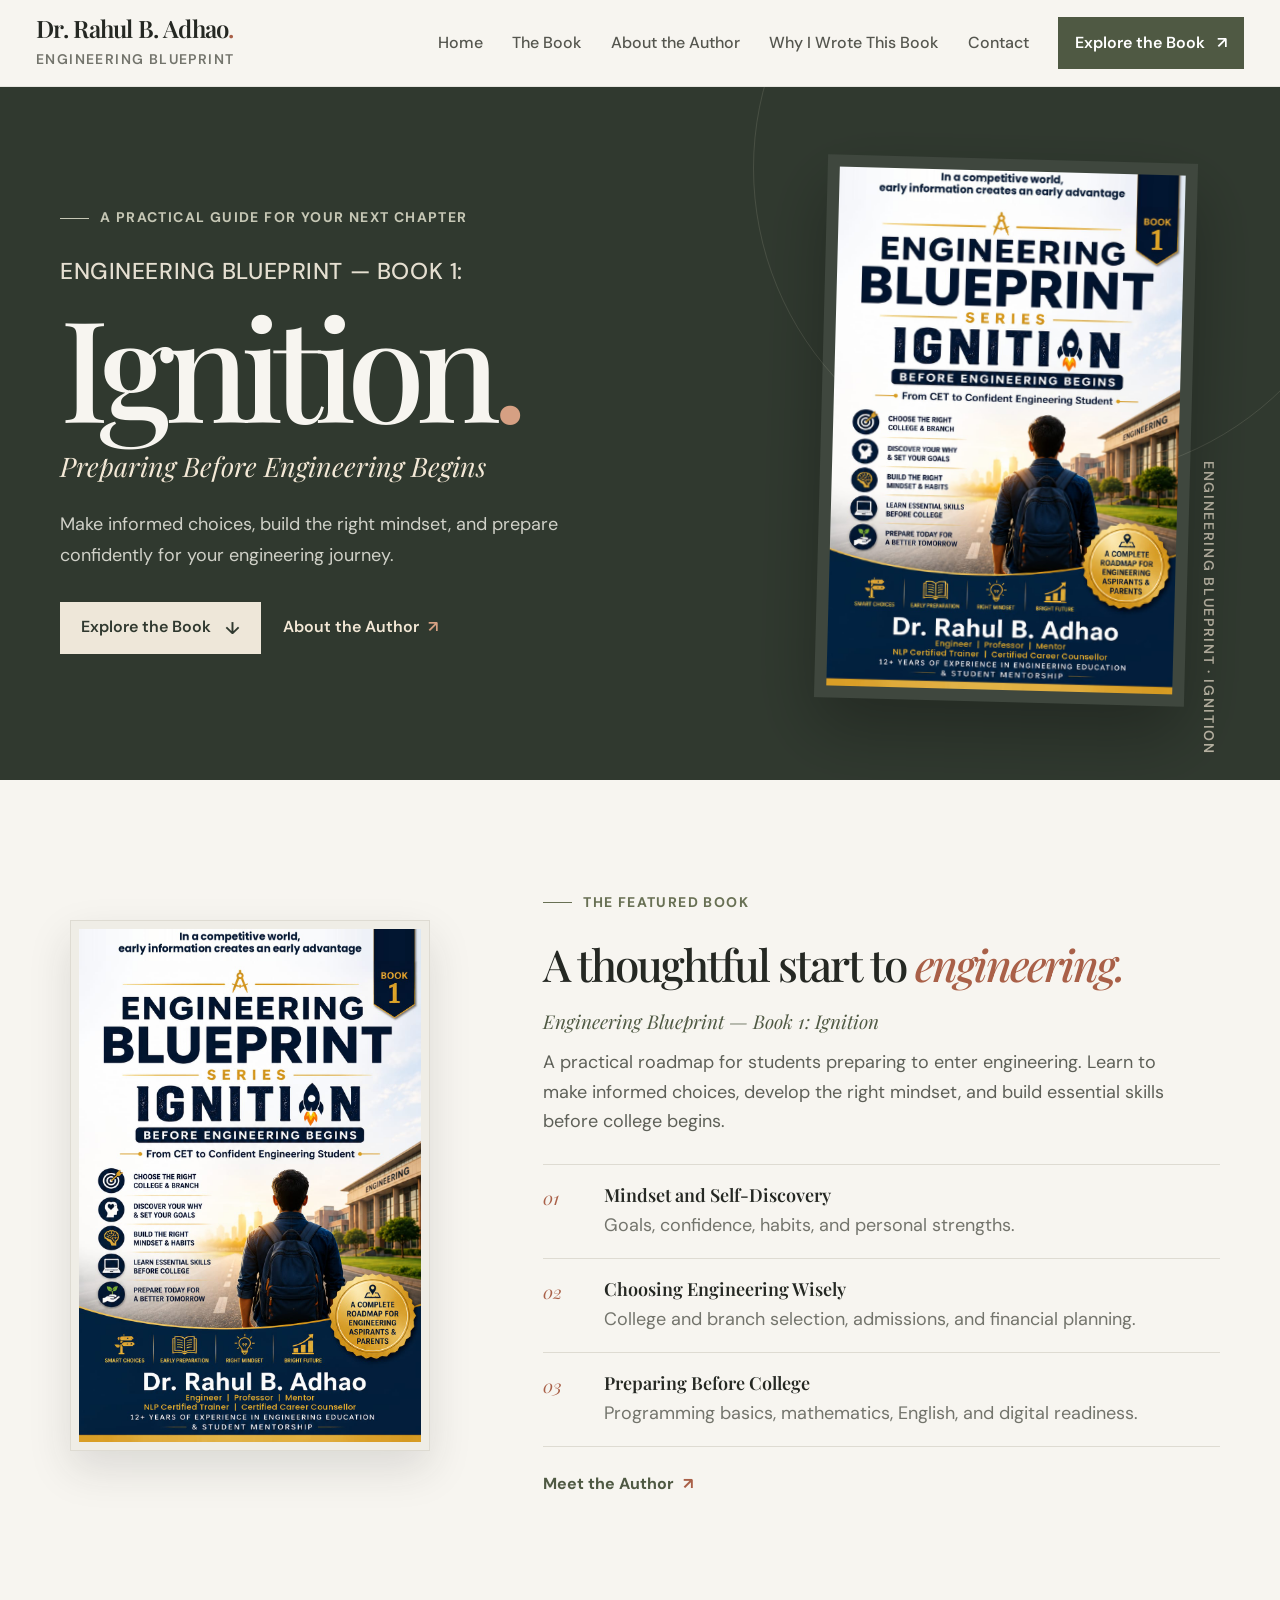
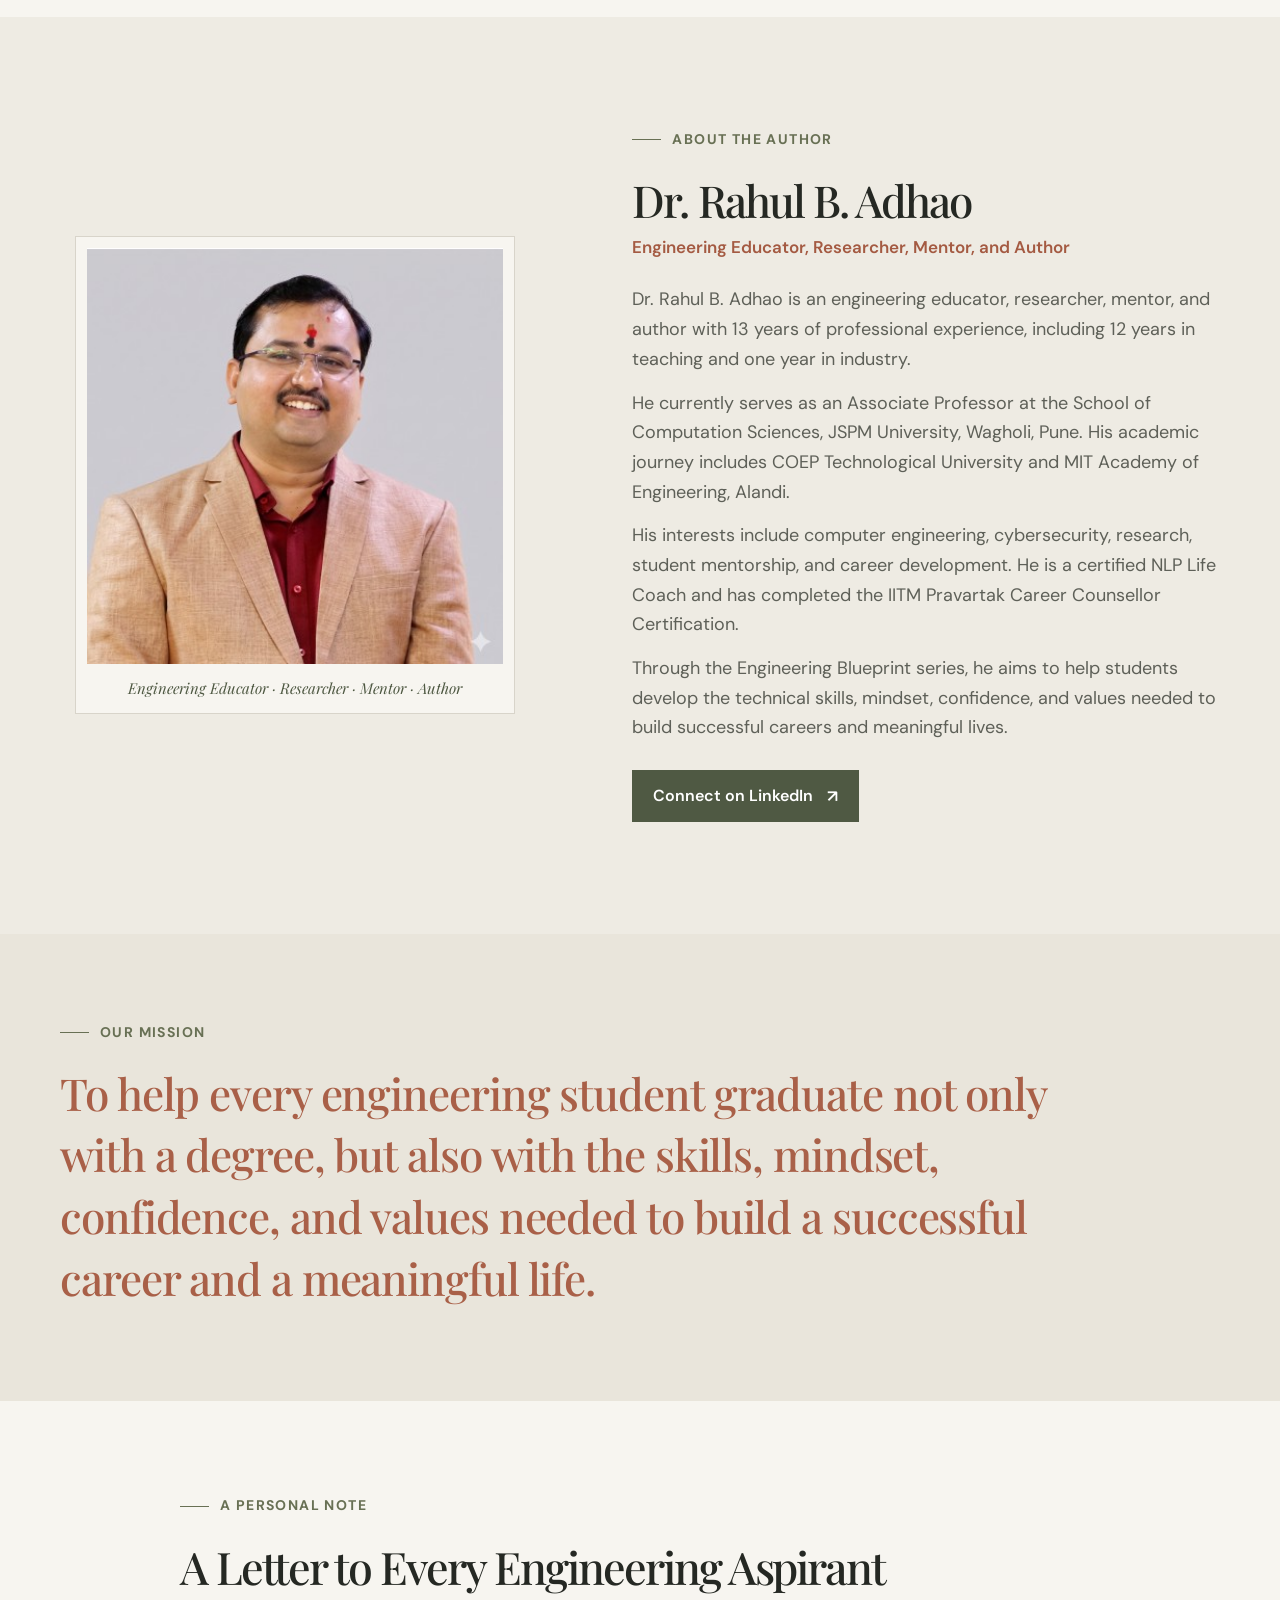
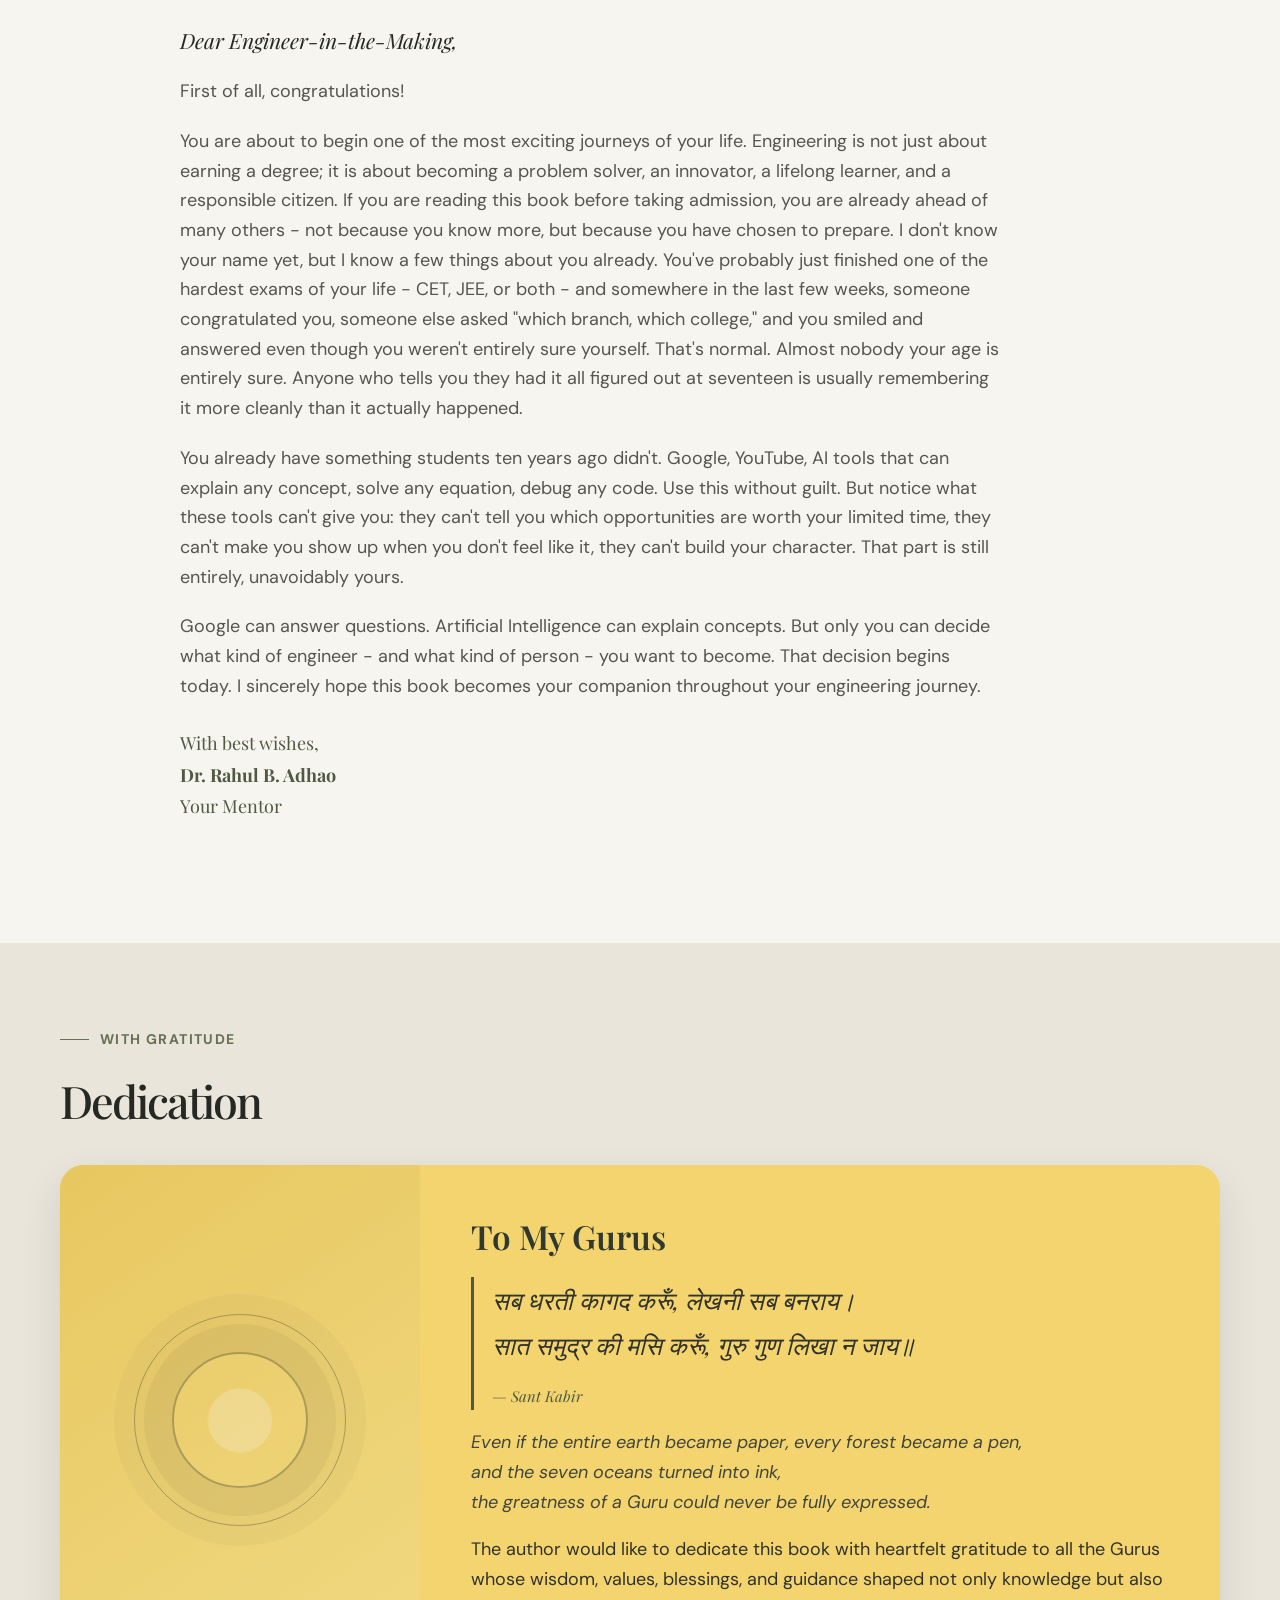
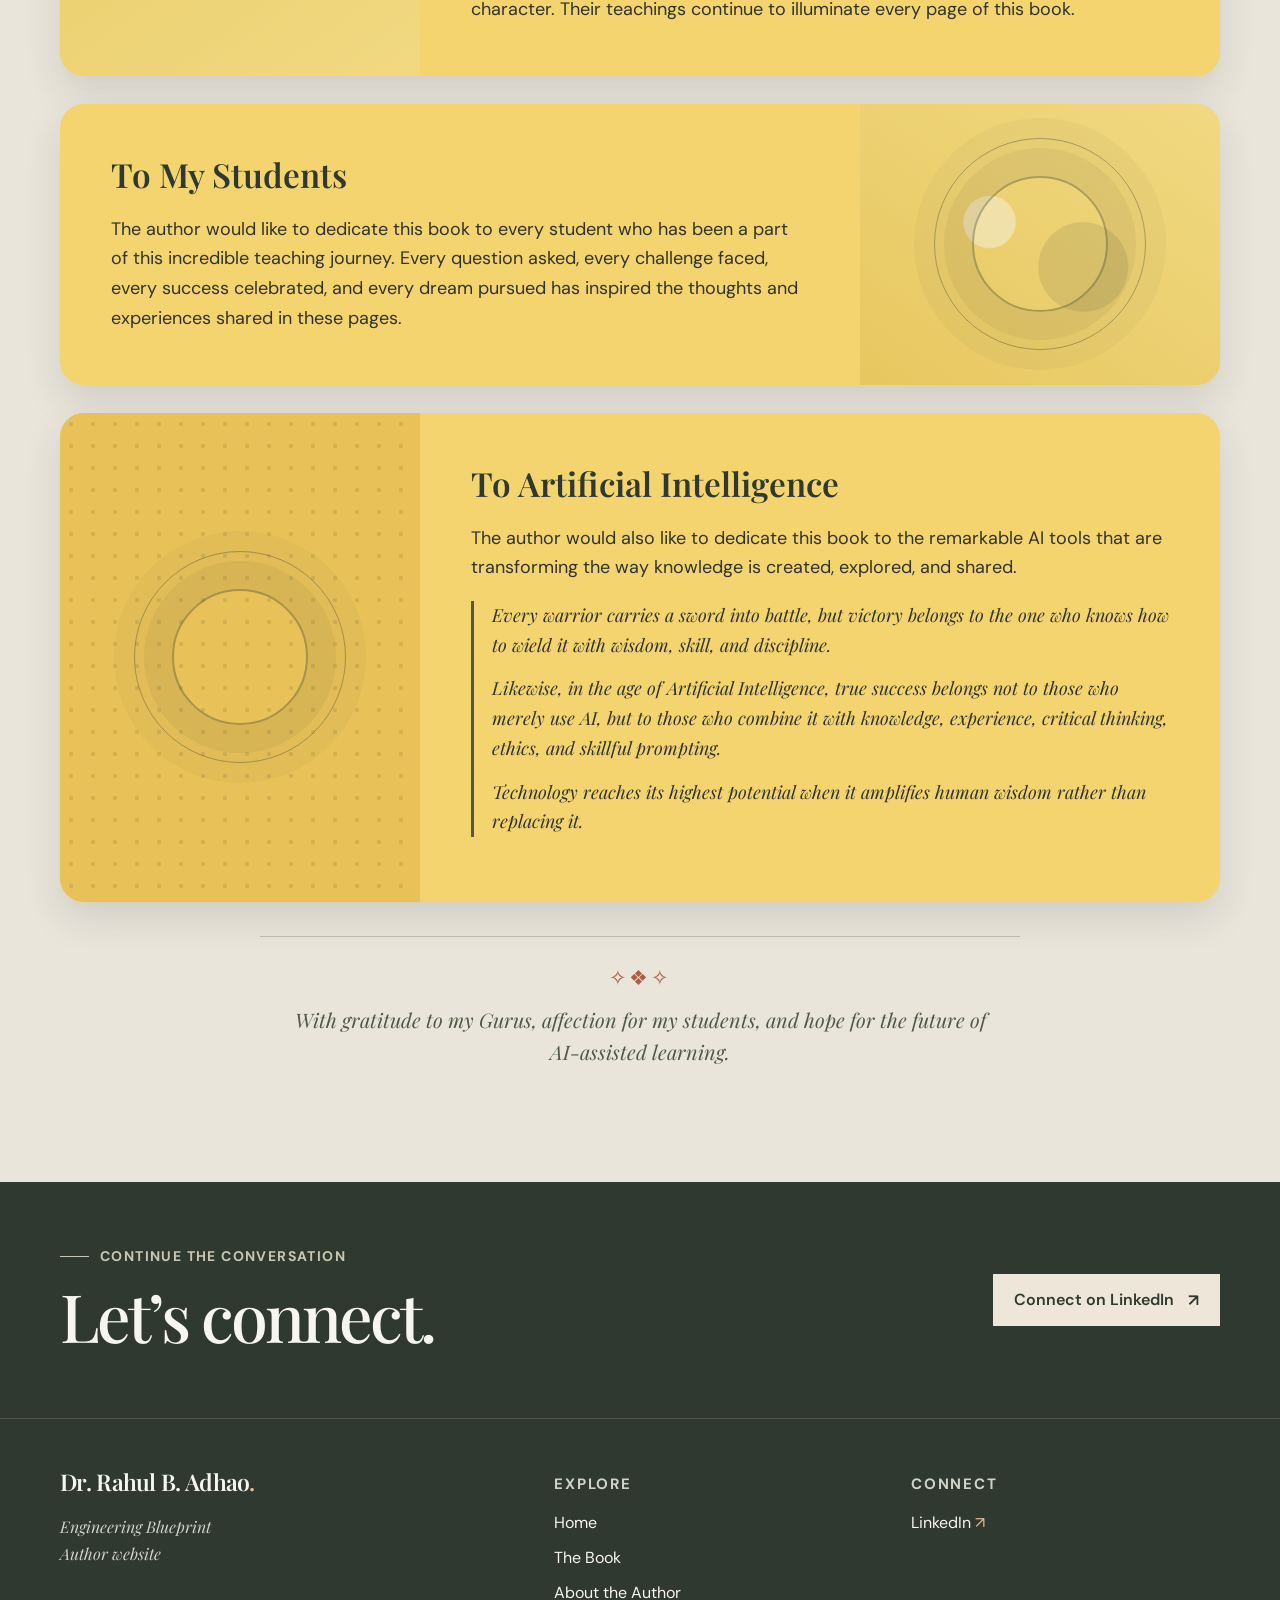
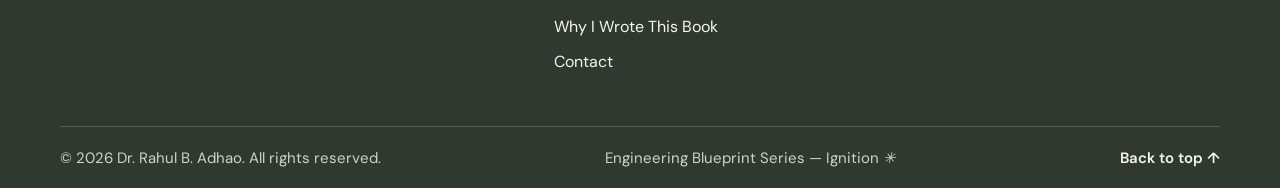
<file: index.html>
<!doctype html>
<html lang="en">
  <head>
    <meta charset="utf-8">
    <meta name="viewport" content="width=device-width, initial-scale=1">
    <meta name="theme-color" content="#f7f5f0">
    <meta name="description" content="Meet Dr. Rahul B. Adhao, engineering educator, researcher, mentor, and author of the Engineering Blueprint series.">
    <!-- Add a canonical link here after the production domain has been assigned. -->
    <meta property="og:title" content="Dr. Rahul B. Adhao — Engineer, Professor & Mentor">
    <meta property="og:description" content="Practical guidance for engineering aspirants and parents, including the Engineering Blueprint Series — Ignition: Before Engineering Begins.">
    <meta property="og:type" content="website">
    <meta property="og:locale" content="en_IN">
    <meta property="og:site_name" content="Dr. Rahul B. Adhao">
    <title>Dr. Rahul B. Adhao — Engineer, Professor &amp; Mentor</title>
    <link rel="icon" href="assets/favicon.svg" type="image/svg+xml">
    <link rel="preconnect" href="https://fonts.googleapis.com">
    <link rel="preconnect" href="https://fonts.gstatic.com" crossorigin>
    <link href="https://fonts.googleapis.com/css2?family=DM+Sans:wght@400;500;600;700&family=Playfair+Display:ital,wght@0,500;0,600;0,700;1,500;1,600&display=swap" rel="stylesheet">
    <link rel="stylesheet" href="styles.css">
    <script src="script.js" defer></script>
  </head>
  <body>
    <a class="skip-link" href="#main">Skip to content</a>
    <header class="site-header">
      <div class="nav-wrap">
        <a class="brand-lockup" href="#home" aria-label="Dr. Rahul B. Adhao home">
          <span class="wordmark">Dr. Rahul B. Adhao<span class="wordmark-dot">.</span></span>
          <span class="brand-caption">Engineering Blueprint</span>
        </a>
        <button class="menu-toggle" type="button" aria-expanded="false" aria-controls="site-navigation" aria-label="Open navigation">
          <span></span><span></span>
        </button>
        <nav class="site-nav" id="site-navigation" aria-label="Main navigation">
          <a href="#home">Home</a>
          <a href="#books">The Book</a>
          <a href="#about">About the Author</a>
          <a href="why-i-wrote-this-book.html">Why I Wrote This Book</a>
          <a href="#contact">Contact</a>
          <a class="nav-cta" href="#books">Explore the Book <span aria-hidden="true">↗</span></a>
        </nav>
      </div>
    </header>

    <main id="main">
      <section class="hero-section" id="home" aria-labelledby="hero-title">
        <div class="hero-inner section-shell">
          <div class="hero-copy">
            <p class="eyebrow eyebrow-light"><span class="eyebrow-line"></span> A practical guide for your next chapter</p>
            <p class="hero-series">ENGINEERING BLUEPRINT — BOOK 1:</p>
            <h1 id="hero-title">Ignition<span class="hero-period">.</span></h1>
            <p class="hero-subtitle">Preparing Before Engineering Begins</p>
            <p class="hero-description">Make informed choices, build the right mindset, and prepare confidently for your engineering journey.</p>
            <div class="hero-actions">
              <a class="button button-light" href="#books">Explore the Book <span aria-hidden="true">↓</span></a>
              <a class="hero-secondary-link" href="#about">About the Author <span aria-hidden="true">↗</span></a>
            </div>
          </div>
          <figure class="hero-cover">
            <img src="assets/images/engineering-blueprint-ignition.jpeg" alt="Engineering Blueprint — Book 1: Ignition, by Dr. Rahul B. Adhao">
          </figure>
          <span class="hero-edition" aria-hidden="true">ENGINEERING BLUEPRINT · IGNITION</span>
        </div>
      </section>

      <section class="book-section" id="books" aria-labelledby="book-title">
        <div class="book-spotlight section-shell">
          <div class="book-cover-preview" aria-label="Front cover of Engineering Blueprint: Ignition">
            <figure class="book-spotlight-cover book-front-cover">
              <button class="book-cover-zoom" type="button" aria-label="Enlarge Engineering Blueprint: Ignition front cover">
                <img src="assets/images/engineering-blueprint-ignition.jpeg" alt="Engineering Blueprint: Ignition front cover">
              </button>
            </figure>
          </div>
          <div class="book-spotlight-copy">
            <p class="eyebrow"><span class="eyebrow-line"></span> The Featured Book</p>
            <h2 id="book-title">A thoughtful start to <em>engineering.</em></h2>
            <p class="book-spotlight-subtitle">Engineering Blueprint — Book 1: Ignition</p>
            <p class="book-spotlight-description">A practical roadmap for students preparing to enter engineering. Learn to make informed choices, develop the right mindset, and build essential skills before college begins.</p>
            <div class="book-themes" aria-label="What the book covers">
              <article class="book-theme"><span class="theme-number">01</span><div><h3>Mindset and Self-Discovery</h3><p>Goals, confidence, habits, and personal strengths.</p></div></article>
              <article class="book-theme"><span class="theme-number">02</span><div><h3>Choosing Engineering Wisely</h3><p>College and branch selection, admissions, and financial planning.</p></div></article>
              <article class="book-theme"><span class="theme-number">03</span><div><h3>Preparing Before College</h3><p>Programming basics, mathematics, English, and digital readiness.</p></div></article>
            </div>
            <a class="text-link" href="#about">Meet the Author <span aria-hidden="true">↗</span></a>
          </div>
        </div>
      </section>

      <section class="opening-author-section" id="about" aria-labelledby="author-title">
        <article class="opening-author section-shell">
          <figure class="opening-portrait">
            <img src="assets/images/author_rahul.jpg" alt="Portrait of Dr. Rahul B. Adhao">
            <figcaption>Engineering Educator · Researcher · Mentor · Author</figcaption>
          </figure>
          <div class="opening-author-copy">
            <p class="eyebrow"><span class="eyebrow-line"></span> About the Author</p>
            <h2 id="author-title">Dr. Rahul B. Adhao</h2>
            <p class="author-role">Engineering Educator, Researcher, Mentor, and Author</p>
            <div class="author-biography" id="author-introduction">
              <p>Dr. Rahul B. Adhao is an engineering educator, researcher, mentor, and author with 13 years of professional experience, including 12 years in teaching and one year in industry.</p>
              <p>He currently serves as an Associate Professor at the School of Computation Sciences, JSPM University, Wagholi, Pune. His academic journey includes COEP Technological University and MIT Academy of Engineering, Alandi.</p>
              <p>His interests include computer engineering, cybersecurity, research, student mentorship, and career development. He is a certified NLP Life Coach and has completed the IITM Pravartak Career Counsellor Certification.</p>
              <p>Through the Engineering Blueprint series, he aims to help students develop the technical skills, mindset, confidence, and values needed to build successful careers and meaningful lives.</p>
            </div>
            <div class="opening-author-actions">
              <a class="button button-dark" href="https://www.linkedin.com/in/dr-rahul-adhao-8b231754/" target="_blank" rel="noopener noreferrer">Connect on LinkedIn <span aria-hidden="true">↗</span></a>
            </div>
          </div>
        </article>
      </section>

      <section class="mission-section" aria-labelledby="mission-title">
        <div class="section-shell mission-inner">
          <p class="eyebrow"><span class="eyebrow-line"></span> Our Mission</p>
          <h2 id="mission-title">To help every engineering student graduate not only with a degree, but also with the skills, mindset, confidence, and values needed to build a successful career and a meaningful life.</h2>
        </div>
      </section>

      <section class="editorial-section letter-section" aria-labelledby="letter-title">
        <div class="editorial-inner section-shell">
          <p class="eyebrow"><span class="eyebrow-line"></span> A personal note</p>
          <h2 id="letter-title">A Letter to Every Engineering Aspirant</h2>
          <div class="editorial-copy">
            <p class="letter-salutation">Dear Engineer-in-the-Making,</p>
            <p>First of all, congratulations!</p>
            <p>You are about to begin one of the most exciting journeys of your life. Engineering is not just about earning a degree; it is about becoming a problem solver, an innovator, a lifelong learner, and a responsible citizen. If you are reading this book before taking admission, you are already ahead of many others - not because you know more, but because you have chosen to prepare. I don't know your name yet, but I know a few things about you already. You've probably just finished one of the hardest exams of your life - CET, JEE, or both - and somewhere in the last few weeks, someone congratulated you, someone else asked "which branch, which college," and you smiled and answered even though you weren't entirely sure yourself. That's normal. Almost nobody your age is entirely sure. Anyone who tells you they had it all figured out at seventeen is usually remembering it more cleanly than it actually happened.</p>
            <p>You already have something students ten years ago didn't. Google, YouTube, AI tools that can explain any concept, solve any equation, debug any code. Use this without guilt. But notice what these tools can't give you: they can't tell you which opportunities are worth your limited time, they can't make you show up when you don't feel like it, they can't build your character. That part is still entirely, unavoidably yours.</p>
            <p>Google can answer questions. Artificial Intelligence can explain concepts. But only you can decide what kind of engineer - and what kind of person - you want to become. That decision begins today. I sincerely hope this book becomes your companion throughout your engineering journey.</p>
            <p class="editorial-signoff">With best wishes,<br><strong>Dr. Rahul B. Adhao</strong><br>Your Mentor</p>
          </div>
        </div>
      </section>

      <section class="dedication-section" aria-labelledby="dedication-title">
        <div class="dedication-inner section-shell">
          <p class="eyebrow"><span class="eyebrow-line"></span> With gratitude</p>
          <h2 id="dedication-title">Dedication</h2>
          <div class="dedication-copy">
            <section class="dedication-item dedication-gurus" aria-labelledby="gurus-title">
              <div class="dedication-visual dedication-visual-gurus" aria-hidden="true"></div>
              <div class="dedication-panel">
                <h3 id="gurus-title">To My Gurus</h3>
                <blockquote class="kabir-verse">
                  <p lang="hi">सब धरती कागद करूँ, लेखनी सब बनराय।<br>सात समुद्र की मसि करूँ, गुरु गुण लिखा न जाय॥</p>
                  <cite>— Sant Kabir</cite>
                </blockquote>
                <p class="verse-meaning">Even if the entire earth became paper, every forest became a pen,<br class="desktop-break"> and the seven oceans turned into ink,<br class="desktop-break"> the greatness of a Guru could never be fully expressed.</p>
                <p>The author would like to dedicate this book with heartfelt gratitude to all the Gurus whose wisdom, values, blessings, and guidance shaped not only knowledge but also character. Their teachings continue to illuminate every page of this book.</p>
              </div>
            </section>
            <section class="dedication-item dedication-students" aria-labelledby="students-title">
              <div class="dedication-visual dedication-visual-students" aria-hidden="true"></div>
              <div class="dedication-panel">
                <h3 id="students-title">To My Students</h3>
                <p>The author would like to dedicate this book to every student who has been a part of this incredible teaching journey. Every question asked, every challenge faced, every success celebrated, and every dream pursued has inspired the thoughts and experiences shared in these pages.</p>
              </div>
            </section>
            <section class="dedication-item dedication-ai" aria-labelledby="ai-title">
              <div class="dedication-visual dedication-visual-ai" aria-hidden="true"></div>
              <div class="dedication-panel">
                <h3 id="ai-title">To Artificial Intelligence</h3>
                <p>The author would also like to dedicate this book to the remarkable AI tools that are transforming the way knowledge is created, explored, and shared.</p>
                <blockquote class="ai-reflection">
                  <p>Every warrior carries a sword into battle, but victory belongs to the one who knows how to wield it with wisdom, skill, and discipline.</p>
                  <p>Likewise, in the age of Artificial Intelligence, true success belongs not to those who merely use AI, but to those who combine it with knowledge, experience, critical thinking, ethics, and skillful prompting.</p>
                  <p>Technology reaches its highest potential when it amplifies human wisdom rather than replacing it.</p>
                </blockquote>
              </div>
            </section>
          </div>
          <div class="dedication-conclusion">
            <p class="dedication-closing" aria-hidden="true">✧❖✧</p>
            <p>With gratitude to my Gurus, affection for my students, and hope for the future of AI-assisted learning.</p>
          </div>
        </div>
      </section>
      <section class="contact-section" id="contact" aria-labelledby="contact-title">
        <div class="contact-inner section-shell">
          <div>
            <p class="eyebrow eyebrow-light"><span class="eyebrow-line"></span> Continue the conversation</p>
            <h2 id="contact-title">Let’s connect.</h2>
          </div>
          <a class="button button-light" href="https://www.linkedin.com/in/dr-rahul-adhao-8b231754/" target="_blank" rel="noopener noreferrer">Connect on LinkedIn <span aria-hidden="true">↗</span></a>
        </div>
      </section>
    </main>

    <footer class="site-footer">
      <div class="section-shell footer-main">
        <div class="footer-brand"><a class="wordmark" href="#home">Dr. Rahul B. Adhao<span class="wordmark-dot">.</span></a><p>Engineering Blueprint<br>Author website</p></div>
        <div class="footer-links"><span class="footer-heading">EXPLORE</span><a href="#home">Home</a><a href="#books">The Book</a><a href="#about">About the Author</a><a href="why-i-wrote-this-book.html">Why I Wrote This Book</a><a href="#contact">Contact</a></div>
        <div class="footer-links"><span class="footer-heading">CONNECT</span><a href="https://www.linkedin.com/in/dr-rahul-adhao-8b231754/" target="_blank" rel="noopener noreferrer" aria-label="Dr. Rahul B. Adhao on LinkedIn (opens in a new tab)">LinkedIn <span aria-hidden="true">↗</span></a></div>
      </div>
      <div class="section-shell footer-bottom"><span>© <span id="copyright-year">2025</span> Dr. Rahul B. Adhao. All rights reserved.</span><span>Engineering Blueprint Series — Ignition <i aria-hidden="true">✳</i></span><a href="#home">Back to top ↑</a></div>
    </footer>
    <div class="book-lightbox" id="book-lightbox" role="dialog" aria-modal="true" aria-label="Enlarged book cover" hidden>
      <button class="book-lightbox-close" type="button" aria-label="Close enlarged book cover">✕</button>
      <img class="book-lightbox-image" alt="">
    </div>
  </body>
</html>
</file>
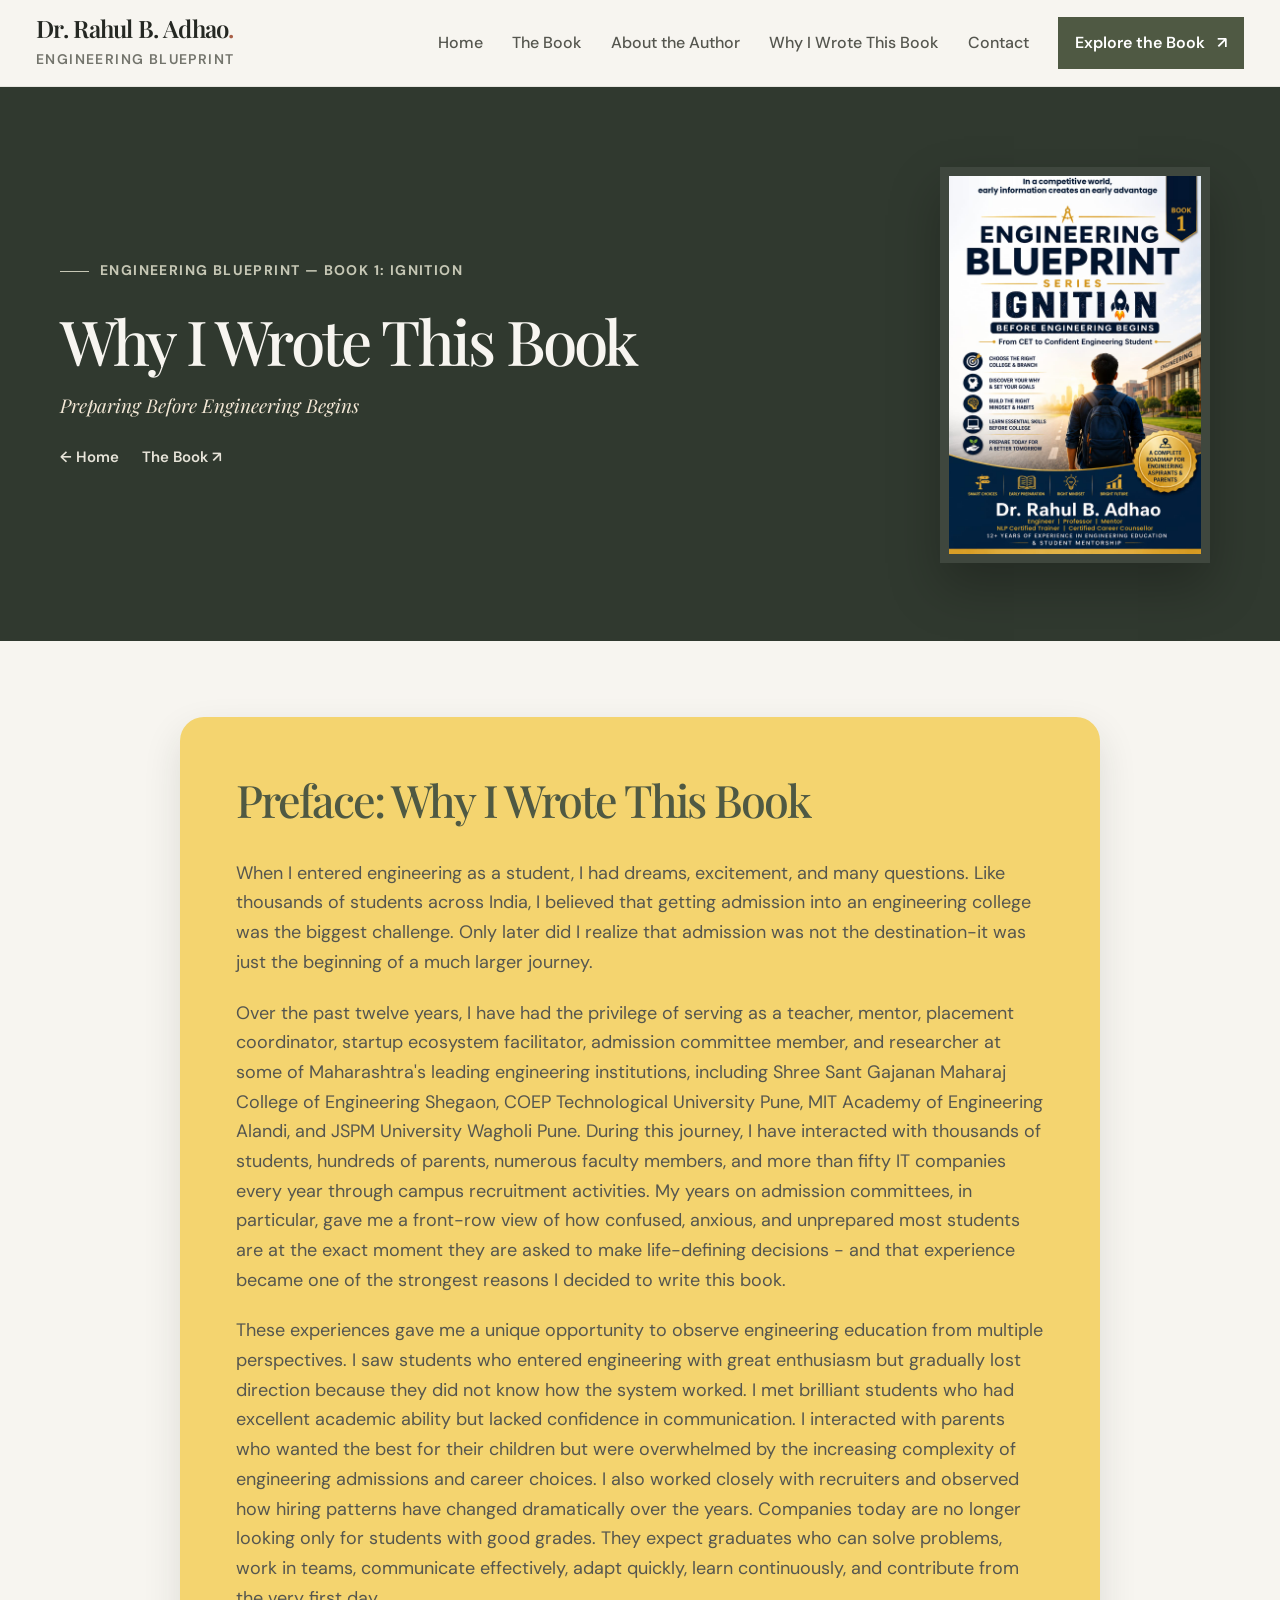
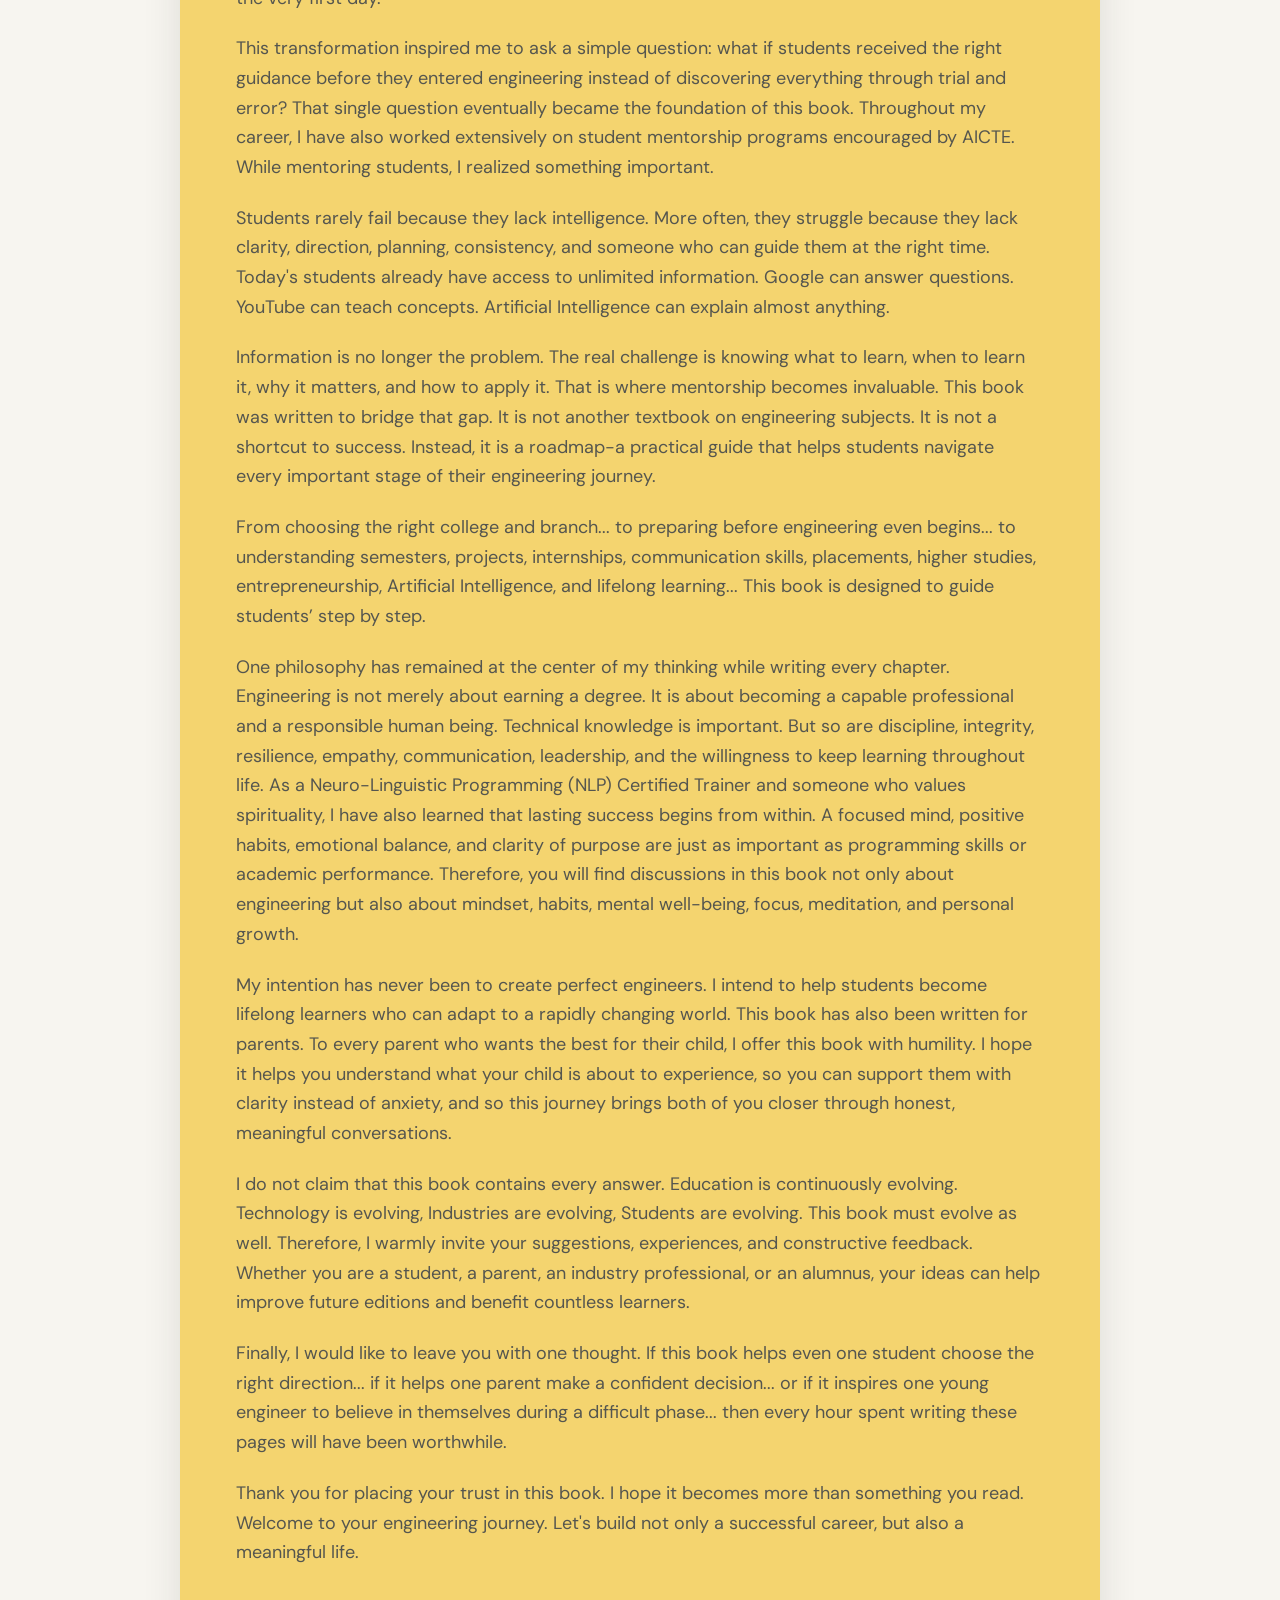
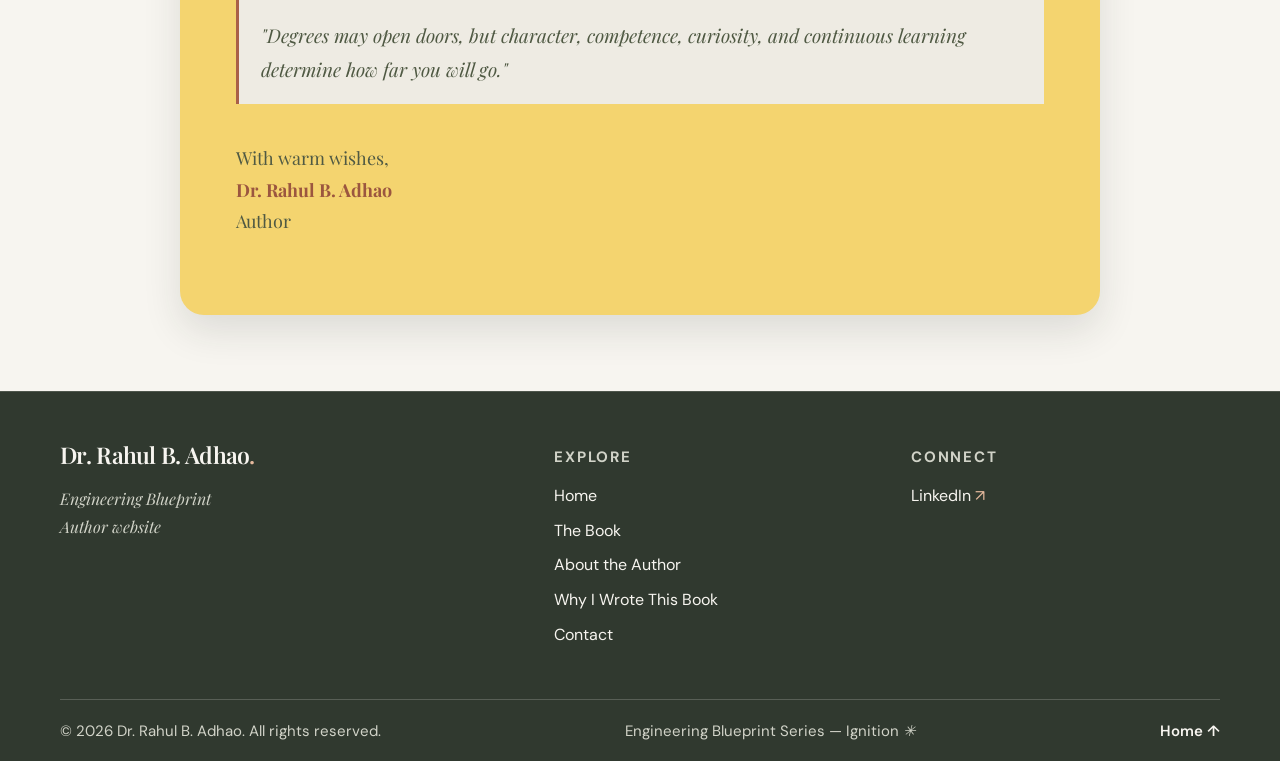
<file: why-i-wrote-this-book.html>
<!doctype html>
<html lang="en">
  <head>
    <meta charset="utf-8">
    <meta name="viewport" content="width=device-width, initial-scale=1">
    <meta name="theme-color" content="#f7f5f0">
    <meta name="description" content="Read Dr. Rahul B. Adhao's preface to Engineering Blueprint — Book 1: Ignition.">
    <meta property="og:title" content="Why I Wrote This Book — Dr. Rahul B. Adhao">
    <meta property="og:description" content="The author's preface to Engineering Blueprint — Book 1: Ignition.">
    <meta property="og:type" content="website">
    <meta property="og:locale" content="en_IN">
    <meta property="og:site_name" content="Dr. Rahul B. Adhao">
    <title>Why I Wrote This Book — Dr. Rahul B. Adhao</title>
    <link rel="icon" href="assets/favicon.svg" type="image/svg+xml">
    <link rel="preconnect" href="https://fonts.googleapis.com">
    <link rel="preconnect" href="https://fonts.gstatic.com" crossorigin>
    <link href="https://fonts.googleapis.com/css2?family=DM+Sans:wght@400;500;600;700&family=Playfair+Display:ital,wght@0,500;0,600;0,700;1,500;1,600&display=swap" rel="stylesheet">
    <link rel="stylesheet" href="styles.css">
    <script src="script.js" defer></script>
  </head>
  <body>
    <a class="skip-link" href="#main">Skip to content</a>
    <header class="site-header">
      <div class="nav-wrap">
        <a class="brand-lockup" href="index.html#home" aria-label="Dr. Rahul B. Adhao home">
          <span class="wordmark">Dr. Rahul B. Adhao<span class="wordmark-dot">.</span></span>
          <span class="brand-caption">Engineering Blueprint</span>
        </a>
        <button class="menu-toggle" type="button" aria-expanded="false" aria-controls="site-navigation" aria-label="Open navigation">
          <span></span><span></span>
        </button>
        <nav class="site-nav" id="site-navigation" aria-label="Main navigation">
          <a href="index.html#home">Home</a>
          <a href="index.html#books">The Book</a>
          <a href="index.html#about">About the Author</a>
          <a href="why-i-wrote-this-book.html" aria-current="page">Why I Wrote This Book</a>
          <a href="index.html#contact">Contact</a>
          <a class="nav-cta" href="index.html#books">Explore the Book <span aria-hidden="true">↗</span></a>
        </nav>
      </div>
    </header>

    <main id="main" class="preface-page">
      <header class="preface-heading">
        <div class="section-shell preface-heading-inner">
          <p class="eyebrow"><span class="eyebrow-line"></span> Engineering Blueprint — Book 1: Ignition</p>
          <h1>Why I Wrote This Book</h1>
          <p class="preface-subtitle">Preparing Before Engineering Begins</p>
          <nav class="page-return-links" aria-label="Page navigation">
            <a href="index.html#home">← Home</a>
            <a href="index.html#books">The Book <span aria-hidden="true">↗</span></a>
          </nav>
        </div>
        <figure class="preface-cover">
          <img src="assets/images/engineering-blueprint-ignition.jpeg" alt="Engineering Blueprint: Ignition front cover">
        </figure>
      </header>

      <article class="preface-article section-shell" aria-labelledby="preface-title">
        <h2 id="preface-title">Preface: Why I Wrote This Book</h2>
        <div class="preface-copy">
          <p>When I entered engineering as a student, I had dreams, excitement, and many questions. Like thousands of students across India, I believed that getting admission into an engineering college was the biggest challenge. Only later did I realize that admission was not the destination-it was just the beginning of a much larger journey.</p>
          <p>Over the past twelve years, I have had the privilege of serving as a teacher, mentor, placement coordinator, startup ecosystem facilitator, admission committee member, and researcher at some of Maharashtra's leading engineering institutions, including Shree Sant Gajanan Maharaj College of Engineering Shegaon, COEP Technological University Pune, MIT Academy of Engineering Alandi, and JSPM University Wagholi Pune. During this journey, I have interacted with thousands of students, hundreds of parents, numerous faculty members, and more than fifty IT companies every year through campus recruitment activities. My years on admission committees, in particular, gave me a front-row view of how confused, anxious, and unprepared most students are at the exact moment they are asked to make life-defining decisions - and that experience became one of the strongest reasons I decided to write this book.</p>
          <p>These experiences gave me a unique opportunity to observe engineering education from multiple perspectives. I saw students who entered engineering with great enthusiasm but gradually lost direction because they did not know how the system worked. I met brilliant students who had excellent academic ability but lacked confidence in communication. I interacted with parents who wanted the best for their children but were overwhelmed by the increasing complexity of engineering admissions and career choices. I also worked closely with recruiters and observed how hiring patterns have changed dramatically over the years. Companies today are no longer looking only for students with good grades. They expect graduates who can solve problems, work in teams, communicate effectively, adapt quickly, learn continuously, and contribute from the very first day.</p>
          <p>This transformation inspired me to ask a simple question: what if students received the right guidance before they entered engineering instead of discovering everything through trial and error? That single question eventually became the foundation of this book. Throughout my career, I have also worked extensively on student mentorship programs encouraged by AICTE. While mentoring students, I realized something important.</p>
          <p>Students rarely fail because they lack intelligence. More often, they struggle because they lack clarity, direction, planning, consistency, and someone who can guide them at the right time. Today's students already have access to unlimited information. Google can answer questions. YouTube can teach concepts. Artificial Intelligence can explain almost anything.</p>
          <p>Information is no longer the problem. The real challenge is knowing what to learn, when to learn it, why it matters, and how to apply it. That is where mentorship becomes invaluable. This book was written to bridge that gap. It is not another textbook on engineering subjects. It is not a shortcut to success. Instead, it is a roadmap-a practical guide that helps students navigate every important stage of their engineering journey.</p>
          <p>From choosing the right college and branch... to preparing before engineering even begins... to understanding semesters, projects, internships, communication skills, placements, higher studies, entrepreneurship, Artificial Intelligence, and lifelong learning... This book is designed to guide students’ step by step.</p>
          <p>One philosophy has remained at the center of my thinking while writing every chapter. Engineering is not merely about earning a degree. It is about becoming a capable professional and a responsible human being. Technical knowledge is important. But so are discipline, integrity, resilience, empathy, communication, leadership, and the willingness to keep learning throughout life. As a Neuro-Linguistic Programming (NLP) Certified Trainer and someone who values spirituality, I have also learned that lasting success begins from within. A focused mind, positive habits, emotional balance, and clarity of purpose are just as important as programming skills or academic performance. Therefore, you will find discussions in this book not only about engineering but also about mindset, habits, mental well-being, focus, meditation, and personal growth.</p>
          <p>My intention has never been to create perfect engineers. I intend to help students become lifelong learners who can adapt to a rapidly changing world. This book has also been written for parents. To every parent who wants the best for their child, I offer this book with humility. I hope it helps you understand what your child is about to experience, so you can support them with clarity instead of anxiety, and so this journey brings both of you closer through honest, meaningful conversations.</p>
          <p>I do not claim that this book contains every answer. Education is continuously evolving. Technology is evolving, Industries are evolving, Students are evolving. This book must evolve as well. Therefore, I warmly invite your suggestions, experiences, and constructive feedback. Whether you are a student, a parent, an industry professional, or an alumnus, your ideas can help improve future editions and benefit countless learners.</p>
          <p>Finally, I would like to leave you with one thought. If this book helps even one student choose the right direction... if it helps one parent make a confident decision... or if it inspires one young engineer to believe in themselves during a difficult phase... then every hour spent writing these pages will have been worthwhile.</p>
          <p>Thank you for placing your trust in this book. I hope it becomes more than something you read. Welcome to your engineering journey. Let's build not only a successful career, but also a meaningful life.</p>
          <blockquote class="preface-quote">"Degrees may open doors, but character, competence, curiosity, and continuous learning determine how far you will go."</blockquote>
          <p class="editorial-signoff preface-signoff"><span>With warm wishes,</span><br><strong>Dr. Rahul B. Adhao</strong><br><span>Author</span></p>
        </div>
      </article>
    </main>

    <footer class="site-footer">
      <div class="section-shell footer-main">
        <div class="footer-brand"><a class="wordmark" href="index.html#home">Dr. Rahul B. Adhao<span class="wordmark-dot">.</span></a><p>Engineering Blueprint<br>Author website</p></div>
        <div class="footer-links"><span class="footer-heading">EXPLORE</span><a href="index.html#home">Home</a><a href="index.html#books">The Book</a><a href="index.html#about">About the Author</a><a href="why-i-wrote-this-book.html">Why I Wrote This Book</a><a href="index.html#contact">Contact</a></div>
        <div class="footer-links"><span class="footer-heading">CONNECT</span><a href="https://www.linkedin.com/in/dr-rahul-adhao-8b231754/" target="_blank" rel="noopener noreferrer" aria-label="Dr. Rahul B. Adhao on LinkedIn (opens in a new tab)">LinkedIn <span aria-hidden="true">↗</span></a></div>
      </div>
      <div class="section-shell footer-bottom"><span>© <span id="copyright-year">2025</span> Dr. Rahul B. Adhao. All rights reserved.</span><span>Engineering Blueprint Series — Ignition <i aria-hidden="true">✳</i></span><a href="index.html#home">Home ↑</a></div>
    </footer>
  </body>
</html>
</file>
<file: styles.css>
:root {
  color-scheme: light;
  --paper: #f7f5f0;
  --paper-deep: #eeebe3;
  --ink: #252823;
  --muted: #73746c;
  --olive: #687054;
  --olive-dark: #4f5943;
  --rust: #a96048;
  --rust-readable: #a45a42;
  --line: #dedbd2;
  --header-background: rgba(247, 245, 240, .96);
  --contact-footer-background: #30392f;
  --footer-text: #f7f5f0;
  --footer-muted: #d1d3c8;
  --footer-accent: #e5b99d;
  --dedication-yellow: #f4d46f;
  --dedication-yellow-deep: #e8c258;
  --serif: "Playfair Display", Georgia, serif;
  --sans: "DM Sans", Arial, sans-serif;
  --shell: 1160px;
}

* { box-sizing: border-box; }
html { scroll-behavior: smooth; scroll-padding-top: 92px; }
body { margin: 0; background: var(--paper); color: var(--ink); font-family: var(--sans); font-size: 18px; line-height: 1.65; -webkit-font-smoothing: antialiased; }
a { color: inherit; text-decoration: none; }
button, a { -webkit-tap-highlight-color: transparent; }
button { font: inherit; }
img { max-width: 100%; }
h1, h2, h3, p { margin-top: 0; }
h1, h2 { font-family: var(--serif); font-weight: 500; letter-spacing: -.045em; }
h1 em, h2 em { color: var(--rust); font-weight: 500; }
.section-shell { width: min(var(--shell), calc(100% - 96px)); margin-inline: auto; }
.skip-link { position: fixed; z-index: 20; top: 10px; left: 10px; padding: 10px 16px; background: var(--ink); color: white; transform: translateY(-150%); }
.skip-link:focus { transform: translateY(0); }

.site-header { position: sticky; z-index: 10; top: 0; background-color: var(--header-background); border-bottom: 1px solid rgba(37, 40, 35, .08); backdrop-filter: blur(14px); }
.nav-wrap { width: min(1280px, calc(100% - 72px)); min-height: 86px; margin: auto; display: flex; align-items: center; justify-content: space-between; gap: 30px; }
.brand-lockup { display: grid; gap: 5px; flex: 0 0 auto; }
.wordmark { font: 600 24px/1.15 var(--serif); letter-spacing: -.7px; white-space: nowrap; }
.wordmark-dot { color: var(--rust); }
.brand-caption { color: var(--muted); font-size: 14px; font-weight: 600; letter-spacing: .1em; text-transform: uppercase; }
.site-nav { display: flex; align-items: center; justify-content: flex-end; gap: clamp(17px, 2.3vw, 32px); }
.site-nav > a:not(.nav-cta) { color: #55564f; font-size: clamp(16px, 1.25vw, 17px); font-weight: 500; transition: color .2s ease; }
.site-nav > a:not(.nav-cta):hover, .footer-links a:hover { color: var(--rust); }
.nav-cta { padding: 13px 17px; color: white; background: var(--olive-dark); font-size: 16px; font-weight: 600; transition: background .2s, transform .2s; }
.nav-cta:hover, .button-dark:hover { background: #384331; transform: translateY(-2px); }
.nav-cta span { padding-left: 8px; }
.menu-toggle { display: none; }

.hero-section { position: relative; overflow: hidden; background: #30392f; color: var(--paper); }
.hero-section::before { position: absolute; top: -230px; right: -95px; width: 620px; height: 620px; border: 1px solid rgba(243, 232, 214, .12); border-radius: 50%; content: ""; }
.hero-inner { position: relative; display: grid; grid-template-columns: minmax(0, 1fr) minmax(270px, .68fr); align-items: center; gap: clamp(46px, 8vw, 116px); min-height: 590px; padding-top: 72px; padding-bottom: 78px; }
.hero-copy { min-width: 0; max-width: 650px; }
.eyebrow { display: flex; align-items: center; gap: 11px; margin: 0 0 24px; color: var(--olive); font-size: 14px; font-weight: 700; letter-spacing: .1em; line-height: 1.55; text-transform: uppercase; }
.eyebrow-light { color: #c6c7b5; }
.eyebrow-line { display: inline-block; width: 29px; height: 1px; flex: 0 0 auto; background: currentColor; }
.hero-series { margin: 0 0 5px; color: #e5dfd1; font-size: clamp(17px, 2vw, 23px); font-weight: 500; letter-spacing: .025em; }
.hero-series span { color: #c6c7b5; }
.hero-copy h1 { margin: 0 0 12px; font-size: clamp(78px, 11vw, 142px); line-height: .98; letter-spacing: -.065em; }
.hero-period { color: #d6a083; }
.hero-subtitle { margin: 0 0 23px; color: #f3e8d6; font: italic clamp(19px, 2.3vw, 27px)/1.5 var(--serif); }
.hero-description { max-width: 540px; margin: 0 0 31px; color: #d0d1c8; font-size: 18px; line-height: 1.7; }
.hero-actions { display: flex; align-items: center; flex-wrap: wrap; gap: 22px; }
.button { display: inline-flex; min-height: 52px; align-items: center; justify-content: center; gap: 14px; padding: 0 21px; font-size: 16px; font-weight: 600; transition: background .2s ease, transform .2s ease; }
.button-light { background: #eee7d9; color: #30392f; }
.button-light:hover { background: white; transform: translateY(-2px); }
.button-dark { background: var(--olive-dark); color: white; }
.button-dark span, .button-light span { font-size: 17px; }
.hero-secondary-link { color: #f3e8d6; font-size: 16px; font-weight: 600; }
.hero-secondary-link span { margin-left: 5px; color: #d6a083; transition: margin .2s; }
.hero-secondary-link:hover span { margin-left: 10px; }
.hero-cover { position: relative; z-index: 1; width: min(100%, 370px); justify-self: center; margin: 0; padding: 12px; background: rgba(255, 255, 255, .07); box-shadow: 0 30px 65px rgba(0, 0, 0, .28); transform: rotate(1.5deg); transition: transform 500ms cubic-bezier(.2, .7, .25, 1), box-shadow 500ms cubic-bezier(.2, .7, .25, 1); }
.hero-cover img { display: block; width: 100%; height: auto; aspect-ratio: 2 / 3; object-fit: contain; }
.hero-edition { position: absolute; right: 0; bottom: 25px; color: rgba(243, 232, 214, .7); font-size: 14px; font-weight: 600; letter-spacing: .12em; writing-mode: vertical-rl; }

.book-section { background: var(--paper); }
.book-spotlight { display: grid; grid-template-columns: minmax(250px, .72fr) minmax(0, 1.28fr); align-items: center; gap: clamp(48px, 8vw, 112px); padding-top: 112px; padding-bottom: 118px; }
.book-cover-preview { display: grid; grid-template-columns: minmax(0, 1fr); align-items: center; justify-self: center; width: min(100%, 360px); perspective: 1200px; }
.book-spotlight-cover { min-width: 0; margin: 0; padding: 8px; border: 1px solid var(--line); background: #efede6; box-shadow: 0 18px 40px rgba(37, 40, 35, .13); }
.book-front-cover { transform: translateY(-10px); transform-origin: center; transition: transform 500ms cubic-bezier(.2, .7, .25, 1), box-shadow 500ms cubic-bezier(.2, .7, .25, 1); }
@media (hover: hover) and (pointer: fine) and (prefers-reduced-motion: no-preference) {
  .hero-cover:hover { transform: translateY(-5px) perspective(1200px) rotateY(4deg) rotateX(1deg) rotate(1.5deg); box-shadow: 0 36px 72px rgba(0, 0, 0, .34); }
  .book-front-cover:hover { transform: translateY(-15px) rotateY(-4deg) rotateX(1deg); box-shadow: 0 25px 48px rgba(37, 40, 35, .19); }
}
.book-spotlight-cover img { display: block; width: 100%; height: auto; object-fit: contain; }
.book-cover-zoom { display: block; width: 100%; padding: 0; border: 0; background: transparent; cursor: zoom-in; }
.book-cover-zoom:focus-visible { outline: 3px solid var(--olive-dark); outline-offset: 4px; }
.book-spotlight-copy { min-width: 0; }
.book-spotlight-copy h2 { max-width: 650px; margin: 0 0 16px; font-size: clamp(34px, 3.5vw, 44px); line-height: 1.18; }
.book-spotlight-subtitle { margin: 0 0 12px; color: var(--olive-dark); font: italic 19px/1.6 var(--serif); }
.book-spotlight-description { max-width: 650px; margin: 0 0 27px; color: #5e6058; font-size: 18px; line-height: 1.65; }
.book-themes { border-top: 1px solid var(--line); }
.book-theme { display: grid; grid-template-columns: 48px minmax(0, 1fr); gap: 13px; padding: 18px 0; border-bottom: 1px solid var(--line); }
.theme-number { padding-top: 3px; color: var(--rust); font: italic 18px/1.4 var(--serif); }
.book-theme h3 { margin: 0 0 3px; font: 600 18px/1.4 var(--serif); }
.book-theme p { margin: 0; color: var(--muted); font-size: 18px; line-height: 1.6; }
.text-link { display: inline-flex; align-items: center; gap: 9px; margin-top: 24px; color: var(--olive-dark); font-size: 16px; font-weight: 700; }
.text-link span { color: var(--rust); transition: transform .2s ease; }
.text-link:hover span { transform: translate(3px, -3px); }

.opening-author-section { background: var(--paper-deep); }
.opening-author { display: grid; grid-template-columns: minmax(0, .8fr) minmax(0, 1fr); align-items: center; gap: clamp(48px, 8vw, 110px); padding-top: 112px; padding-bottom: 112px; }
.opening-portrait { width: min(100%, 440px); justify-self: center; margin: 0; padding: 11px; border: 1px solid #d8d4ca; background: #f7f5f0; }
.opening-portrait img { display: block; width: 100%; height: auto; aspect-ratio: 1; object-fit: contain; object-position: center; background: #e6e0d3; }
.opening-portrait figcaption { padding: 12px 4px 2px; color: var(--olive-dark); font: italic 15px/1.6 var(--serif); text-align: center; }
.opening-author-copy { min-width: 0; }
.opening-author-copy h2 { margin: 0 0 8px; font-size: clamp(34px, 3.5vw, 44px); line-height: 1.18; }
.author-role { margin: 0 0 24px; color: var(--rust-readable); font-size: 17px; font-weight: 600; line-height: 1.6; }
.author-biography { margin-bottom: 27px; color: #5e6058; font-size: 18px; line-height: 1.65; }
.author-biography p { margin: 0 0 14px; }
.author-biography p:last-child { margin-bottom: 0; }
.opening-author-actions { display: flex; align-items: center; flex-wrap: wrap; gap: 13px; }

.mission-section { background: #e9e5db; }
.mission-inner { padding-top: 88px; padding-bottom: 93px; }
.mission-inner .eyebrow { margin-bottom: 18px; }
.mission-inner h2 { max-width: 1020px; margin: 0; color: var(--rust); font-size: clamp(30px, 3.5vw, 44px); line-height: 1.4; letter-spacing: -.025em; }

.editorial-section { padding: 94px 0 100px; }
.letter-section { background: var(--paper); }
.editorial-inner { max-width: 920px; }
.editorial-inner h2, .dedication-inner > h2 { margin: 0 0 30px; font-size: clamp(36px, 3.5vw, 46px); line-height: 1.18; }
.editorial-copy { max-width: 820px; color: #55564f; font-size: 18px; line-height: 1.65; }
.editorial-copy p { margin: 0 0 20px; }
.letter-salutation { color: var(--ink); font: italic 21px/1.6 var(--serif); }
.editorial-signoff { padding-top: 7px; color: var(--olive-dark); font-family: var(--serif); font-size: 18px; line-height: 1.75; }
.preface-signoff { color: var(--olive-dark); }
.preface-signoff strong { color: #9b563f; }

.dedication-section { background: #e9e5db; }
.dedication-inner { padding-top: 86px; padding-bottom: 90px; }
.dedication-inner > h2 { margin-bottom: 38px; }
.dedication-copy { display: grid; gap: 28px; }
.dedication-item { display: grid; grid-template-columns: minmax(190px, .62fr) minmax(0, 1.38fr); min-width: 0; overflow: hidden; border-radius: 24px; background: var(--dedication-yellow); box-shadow: 0 16px 38px rgba(37, 40, 35, .12); }
.dedication-students { grid-template-columns: minmax(0, 1.38fr) minmax(190px, .62fr); }
.dedication-students .dedication-visual { order: 2; }
.dedication-students .dedication-panel { order: 1; }
.dedication-visual { position: relative; min-height: 270px; overflow: hidden; background: var(--dedication-yellow-deep); }
.dedication-visual::before, .dedication-visual::after { position: absolute; display: block; border: 1px solid rgba(48, 57, 47, .35); border-radius: 50%; content: ""; }
.dedication-visual::before { width: 210px; height: 210px; top: 50%; left: 50%; transform: translate(-50%, -50%); }
.dedication-visual::after { width: 132px; height: 132px; top: 50%; left: 50%; border-width: 2px; box-shadow: 0 0 0 28px rgba(48, 57, 47, .06), 0 0 0 58px rgba(48, 57, 47, .04); transform: translate(-50%, -50%); }
.dedication-visual-gurus { background-image: radial-gradient(circle at 50% 50%, rgba(247, 245, 240, .24) 0 10%, transparent 10.5%), linear-gradient(145deg, #e7c75f, #f1d982); }
.dedication-visual-students { background-image: radial-gradient(circle at 36% 42%, rgba(247, 245, 240, .45) 0 9%, transparent 9.5%), radial-gradient(circle at 62% 58%, rgba(48, 57, 47, .11) 0 16%, transparent 16.5%), linear-gradient(35deg, #e7c75f, #f1d982); }
.dedication-visual-ai { background-image: radial-gradient(circle at 50% 50%, rgba(48, 57, 47, .12) 0 2px, transparent 2.5px); background-size: 22px 22px; }
.dedication-panel { align-self: center; min-width: 0; padding: clamp(28px, 4vw, 52px); color: #252823; }
.dedication-panel h3 { margin: 0 0 20px; color: #30392f; font: 600 clamp(30px, 2.6vw, 36px)/1.2 var(--serif); }
.dedication-panel > p { margin: 0 0 18px; color: #30332d; font-size: 18px; line-height: 1.65; }
.dedication-panel > p:last-child { margin-bottom: 0; }
.kabir-verse, .ai-reflection { margin: 0 0 18px; padding-left: 18px; border-left: 3px solid var(--olive-dark); color: #30332d; font: italic 18px/1.65 var(--serif); }
.kabir-verse p, .ai-reflection p { margin: 0 0 14px; }
.kabir-verse p[lang="hi"] { font-size: clamp(20px, 2vw, 25px); line-height: 1.8; }
.kabir-verse cite { color: var(--olive-dark); font-size: 15px; }
.dedication-panel .verse-meaning { color: #41463b; font-size: 18px; font-style: italic; }
.dedication-panel .ai-reflection { margin-bottom: 0; font-size: 18px; }
.dedication-conclusion { max-width: 760px; margin: 34px auto 0; padding: 24px 30px; border-top: 1px solid rgba(79, 89, 67, .28); text-align: center; }
.dedication-conclusion p:last-child { margin: 0; color: var(--olive-dark); font: italic 20px/1.6 var(--serif); }
.dedication-closing { margin: 0 0 8px; color: var(--rust); font-size: 21px; letter-spacing: .12em; text-align: center; }

.preface-heading { position: relative; display: grid; grid-template-columns: minmax(0, 1fr) minmax(210px, 290px); align-items: center; gap: clamp(38px, 8vw, 100px); padding: 80px max(48px, calc((100% - var(--shell)) / 2)) 78px; background: #30392f; color: var(--paper); }
.preface-heading-inner { width: 100%; max-width: 730px; margin: 0; }
.preface-heading .eyebrow { color: #c6c7b5; }
.preface-heading h1 { margin: 0 0 15px; font-size: clamp(40px, 5vw, 62px); line-height: 1.12; }
.preface-subtitle { margin: 0 0 24px; color: #f3e8d6; font: italic 19px/1.6 var(--serif); }
.page-return-links { display: flex; flex-wrap: wrap; gap: 23px; color: #e7e4d9; font-size: 15px; font-weight: 600; }
.page-return-links a:hover { color: #d6a083; }
.preface-cover { width: min(100%, 270px); justify-self: center; margin: 0; padding: 9px; background: rgba(255,255,255,.07); box-shadow: 0 24px 48px rgba(0,0,0,.25); }
.preface-cover img { display: block; width: 100%; height: auto; object-fit: contain; }
.preface-article { max-width: 920px; margin: clamp(38px, 6vw, 76px) auto; padding: clamp(28px, 5vw, 56px); border-radius: 24px; background: var(--dedication-yellow); box-shadow: 0 16px 38px rgba(37, 40, 35, .12); }
.preface-article h2 { margin: 0 0 32px; color: var(--olive-dark); font-size: clamp(36px, 3.5vw, 46px); line-height: 1.2; }
.preface-copy { max-width: 820px; color: #55564f; font-size: 18px; line-height: 1.65; }
.preface-copy p { margin: 0 0 21px; }
.preface-quote { margin: 32px 0; padding: 18px 22px; border-left: 3px solid var(--rust); background: var(--paper-deep); color: var(--olive-dark); font: italic 19px/1.8 var(--serif); }

.contact-section { background: var(--contact-footer-background); color: var(--footer-text); }
.contact-inner { display: flex; align-items: center; justify-content: space-between; gap: 32px; padding-top: 64px; padding-bottom: 64px; }
.contact-inner .eyebrow { margin-bottom: 12px; }
.contact-inner h2 { margin: 0; font-size: clamp(40px, 5.2vw, 68px); line-height: 1.12; }
.contact-inner .button { flex: 0 0 auto; }

.site-footer { background-color: var(--contact-footer-background); border-top: 1px solid rgba(247, 245, 240, .15); color: var(--footer-text); }
.site-footer * { background-color: transparent; }
.footer-main { display: grid; grid-template-columns: 1.3fr .9fr .9fr; gap: 48px; padding-top: 50px; padding-bottom: 43px; }
.footer-brand .wordmark { color: var(--footer-text); font-size: 23px; }
.footer-brand .wordmark-dot { color: var(--footer-accent); }
.footer-brand p { margin: 12px 0 0; color: var(--footer-muted); font: italic 16px/1.7 var(--serif); }
.footer-heading { display: block; margin: 4px 0 15px; color: var(--footer-muted); font-size: 15px; font-weight: 700; letter-spacing: .12em; line-height: 1.5; }
.footer-links a { display: block; width: fit-content; margin-bottom: 9px; color: var(--footer-text); font-size: 16px; line-height: 1.6; transition: color .2s; }
.footer-links a:hover, .footer-bottom a:hover { color: var(--footer-accent); }
.footer-links a span { color: var(--footer-accent); }
.footer-bottom { display: flex; justify-content: space-between; align-items: center; gap: 15px; min-height: 62px; border-top: 1px solid rgba(247, 245, 240, .2); color: var(--footer-muted); font-size: 15px; line-height: 1.6; }
.footer-bottom a { color: var(--footer-text); font-weight: 600; }
.site-footer a:focus-visible { outline: 2px solid var(--footer-accent); outline-offset: 3px; border-radius: 2px; }

.book-lightbox[hidden] { display: none; }
.book-lightbox { position: fixed; z-index: 30; inset: 0; display: grid; place-items: center; padding: 28px; background: rgba(15, 18, 15, .88); }
.book-lightbox-image { display: block; width: auto; height: auto; max-width: min(100%, 1200px); max-height: calc(100vh - 56px); object-fit: contain; }
.book-lightbox-close { position: absolute; top: 16px; right: 16px; display: grid; width: 48px; height: 48px; place-items: center; padding: 0; border: 1px solid rgba(247, 245, 240, .65); border-radius: 50%; background: rgba(37, 40, 35, .65); color: var(--paper); font: 400 28px/1 var(--sans); cursor: pointer; }
.book-lightbox-close:hover { background: rgba(247, 245, 240, .2); }
.book-lightbox-close:focus-visible { outline: 3px solid var(--paper); outline-offset: 3px; }
body.book-lightbox-open { overflow: hidden; }

[id] { scroll-margin-top: 92px; }
@media (prefers-reduced-motion: no-preference) {
  .hero-copy, .book-spotlight, .opening-author { animation: rise-in .7s both; }
  @keyframes rise-in { from { opacity: .2; transform: translateY(14px); } to { opacity: 1; transform: translateY(0); } }
}

@media (max-width: 1000px) {
  .section-shell { width: min(var(--shell), calc(100% - 64px)); }
  .nav-wrap { width: calc(100% - 54px); gap: 20px; }
  .site-nav { gap: 10px; }
  .site-nav > a:not(.nav-cta) { font-size: 16px; }
  .nav-cta { padding: 11px 10px; font-size: 15px; }
  .wordmark { font-size: 21px; }
  .hero-inner { grid-template-columns: minmax(0, 1fr) minmax(245px, .62fr); gap: 42px; min-height: 530px; }
  .hero-copy h1 { font-size: clamp(74px, 10vw, 110px); }
  .book-spotlight, .opening-author { gap: 54px; }
  .contact-inner { gap: 28px; }
  .footer-main { gap: 30px; }
}

@media (max-width: 850px) {
  .nav-wrap { width: calc(100% - 42px); min-height: 72px; }
  .menu-toggle { width: 44px; height: 44px; display: grid; flex: 0 0 auto; align-content: center; justify-items: center; gap: 6px; border: 1px solid var(--line); background: transparent; color: var(--ink); cursor: pointer; }
  .menu-toggle span { width: 18px; height: 1px; background: currentColor; transition: transform .2s; }
  .menu-toggle[aria-expanded="true"] span:first-child { transform: translateY(3.5px) rotate(45deg); }
  .menu-toggle[aria-expanded="true"] span:last-child { transform: translateY(-3.5px) rotate(-45deg); }
  .site-nav { position: absolute; top: 71px; left: 0; right: 0; display: none; flex-direction: column; align-items: stretch; gap: 0; padding: 10px 21px 20px; background: var(--paper); border-bottom: 1px solid var(--line); box-shadow: 0 14px 24px rgba(37, 40, 35, .08); }
  .site-nav.is-open { display: flex; }
  .site-nav > a:not(.nav-cta) { padding: 12px 3px; border-bottom: 1px solid rgba(37,40,35,.08); font-size: 16px; line-height: 1.5; }
  .nav-cta { margin-top: 14px; padding: 13px; text-align: center; font-size: 15px; }
}

@media (max-width: 760px) {
  html { scroll-padding-top: 74px; }
  body { font-size: 17px; line-height: 1.65; }
  .section-shell { width: calc(100% - 42px); }
  .nav-wrap { width: calc(100% - 42px); min-height: 72px; }
  .wordmark { font-size: 21px; }
  .brand-caption { font-size: 14px; }
  .menu-toggle { width: 44px; height: 44px; display: grid; flex: 0 0 auto; align-content: center; justify-items: center; gap: 6px; border: 1px solid var(--line); background: transparent; color: var(--ink); cursor: pointer; }
  .menu-toggle span { width: 18px; height: 1px; background: currentColor; transition: transform .2s; }
  .menu-toggle[aria-expanded="true"] span:first-child { transform: translateY(3.5px) rotate(45deg); }
  .menu-toggle[aria-expanded="true"] span:last-child { transform: translateY(-3.5px) rotate(-45deg); }
  .site-nav { position: absolute; top: 71px; left: 0; right: 0; display: none; flex-direction: column; align-items: stretch; gap: 0; padding: 10px 21px 20px; background: var(--paper); border-bottom: 1px solid var(--line); box-shadow: 0 14px 24px rgba(37, 40, 35, .08); }
  .site-nav.is-open { display: flex; }
  .site-nav > a:not(.nav-cta) { padding: 12px 3px; border-bottom: 1px solid rgba(37,40,35,.08); font-size: 16px; line-height: 1.5; }
  .nav-cta { margin-top: 14px; padding: 13px; text-align: center; font-size: 15px; }
  [id] { scroll-margin-top: 76px; }
  .hero-inner { grid-template-columns: minmax(0, 1fr) minmax(150px, .55fr); align-items: center; gap: 24px; min-height: auto; padding-top: 64px; padding-bottom: 65px; }
  .hero-copy .eyebrow { font-size: 14px; letter-spacing: .08em; }
  .hero-copy h1 { font-size: clamp(58px, 11vw, 84px); }
  .hero-series { font-size: 16px; }
  .hero-subtitle { font-size: 18px; }
  .hero-description { font-size: 17px; }
  .hero-cover { padding: 7px; }
  .hero-edition { right: 5px; bottom: 17px; font-size: 14px; }
  .book-spotlight { grid-template-columns: minmax(0, .68fr) minmax(0, 1fr); gap: 30px; padding-top: 76px; padding-bottom: 80px; }
  .book-spotlight-cover { padding: 6px; }
  .book-spotlight-copy .eyebrow { font-size: 14px; letter-spacing: .08em; }
  .book-spotlight-copy h2 { font-size: clamp(30px, 5.5vw, 40px); }
  .book-spotlight-subtitle { font-size: 18px; }
  .book-spotlight-description { font-size: 17px; line-height: 1.65; }
  .book-theme { grid-template-columns: 36px minmax(0, 1fr); gap: 8px; padding: 14px 0; }
  .book-theme h3 { font-size: 17px; }
  .book-theme p { font-size: 17px; }
  .opening-author { grid-template-columns: minmax(0, .78fr) minmax(0, 1fr); gap: 30px; padding-top: 76px; padding-bottom: 78px; }
  .opening-portrait { padding: 8px; }
  .opening-portrait figcaption { font-size: 14px; }
  .opening-author-copy h2 { font-size: clamp(30px, 5vw, 36px); }
  .author-role { font-size: 17px; }
  .author-biography { font-size: 17px; line-height: 1.65; }
  .mission-inner { padding-top: 64px; padding-bottom: 68px; }
  .mission-inner h2 { font-size: clamp(28px, 4.5vw, 35px); }
  .contact-inner { padding-top: 52px; padding-bottom: 52px; }
  .editorial-section { padding: 72px 0 78px; }
  .editorial-inner h2, .dedication-inner > h2 { font-size: clamp(30px, 4.5vw, 36px); }
  .editorial-copy, .preface-copy { font-size: 17px; line-height: 1.65; }
  .dedication-inner { padding-top: 67px; padding-bottom: 70px; }
  .dedication-copy { gap: 22px; }
  .dedication-item { grid-template-columns: minmax(150px, .58fr) minmax(0, 1.42fr); border-radius: 20px; }
  .dedication-students { grid-template-columns: minmax(0, 1.42fr) minmax(150px, .58fr); }
  .dedication-visual { min-height: 220px; }
  .dedication-panel { padding: 28px; }
  .dedication-panel h3 { font-size: 29px; }
  .dedication-panel > p { font-size: 17px; }
  .kabir-verse, .ai-reflection { font-size: 16px; }
  .dedication-panel .verse-meaning, .dedication-panel .ai-reflection { font-size: 17px; }
  .dedication-conclusion { margin-top: 26px; padding: 20px; }
  .dedication-conclusion p:last-child { font-size: 18px; }
  .preface-heading { padding: 65px 32px; gap: 35px; }
  .preface-heading-inner { max-width: none; }
  .preface-cover { width: min(100%, 230px); }
  .preface-article { margin: 48px auto; padding: 34px; }
  .footer-main { grid-template-columns: 1fr 1fr; gap: 30px 20px; padding-top: 40px; padding-bottom: 35px; }
  .footer-brand { grid-column: 1 / -1; }
  .footer-bottom { flex-wrap: wrap; justify-content: flex-start; padding-top: 15px; padding-bottom: 15px; }
}

@media (max-width: 520px) {
  .section-shell { width: calc(100% - 36px); }
  .nav-wrap { width: calc(100% - 36px); }
  .hero-inner { grid-template-columns: minmax(0, 1fr); gap: 33px; padding-top: 49px; padding-bottom: 55px; }
  .hero-copy { order: 1; }
  .hero-cover { order: 0; width: min(62%, 235px); justify-self: center; }
  .hero-copy .eyebrow { margin-bottom: 17px; font-size: 14px; }
  .hero-copy h1 { font-size: clamp(62px, 17vw, 82px); }
  .hero-series { font-size: 15px; }
  .hero-subtitle { margin-bottom: 15px; font-size: 18px; }
  .hero-description { margin-bottom: 22px; font-size: 17px; }
  .hero-actions { gap: 17px; }
  .hero-actions .button { min-height: 48px; padding-inline: 15px; font-size: 15px; }
  .hero-secondary-link { font-size: 15px; }
  .hero-edition { display: none; }
  .book-spotlight { grid-template-columns: minmax(0, 1fr); gap: 35px; padding-top: 62px; padding-bottom: 67px; }
  .book-cover-preview { width: min(100%, 320px); }
  .book-spotlight-cover { width: 100%; }
  .book-front-cover { transform: none; }
  .book-spotlight-copy h2 { font-size: 34px; }
  .book-spotlight-description { font-size: 17px; }
  .book-theme h3 { font-size: 17px; }
  .book-theme p { font-size: 17px; }
  .opening-author { grid-template-columns: minmax(0, 1fr); gap: 35px; padding-top: 63px; padding-bottom: 66px; }
  .opening-portrait { width: min(80%, 310px); }
  .opening-author-copy h2 { font-size: 34px; }
  .author-biography { font-size: 17px; }
  .mission-inner { padding-top: 56px; padding-bottom: 60px; }
  .mission-inner h2 { font-size: 30px; }
  .editorial-section { padding: 58px 0 64px; }
  .editorial-inner h2, .dedication-inner > h2 { margin-bottom: 24px; font-size: clamp(30px, 8vw, 36px); }
  .editorial-copy, .preface-copy { font-size: 17px; line-height: 1.65; }
  .letter-salutation { font-size: 19px; }
  .dedication-inner { padding-top: 57px; padding-bottom: 61px; }
  .dedication-inner > h2 { margin-bottom: 27px; }
  .dedication-copy { grid-template-columns: minmax(0, 1fr); gap: 20px; }
  .dedication-item, .dedication-students { grid-template-columns: minmax(0, 1fr); border-radius: 18px; }
  .dedication-visual, .dedication-students .dedication-visual { order: 0; min-height: 150px; }
  .dedication-panel, .dedication-students .dedication-panel { order: 1; padding: 24px 22px 26px; }
  .dedication-panel h3 { margin-bottom: 15px; font-size: 28px; }
  .dedication-panel > p { font-size: 17px; line-height: 1.6; }
  .kabir-verse, .ai-reflection, .dedication-panel .ai-reflection { font-size: 17px; line-height: 1.6; }
  .kabir-verse p[lang="hi"] { font-size: 20px; }
  .dedication-conclusion { margin-top: 22px; padding: 18px 10px; }
  .dedication-conclusion p:last-child { font-size: 17px; }
  .desktop-break { display: none; }
  .preface-heading { grid-template-columns: minmax(0, 1fr); gap: 31px; padding: 42px 18px 50px; }
  .preface-heading h1 { font-size: clamp(38px, 10vw, 44px); }
  .preface-heading .eyebrow { font-size: 14px; letter-spacing: .08em; }
  .preface-cover { grid-row: 1; width: min(58%, 210px); }
  .preface-article { margin: 36px auto; padding: 24px 22px; border-radius: 18px; }
  .preface-article h2 { font-size: clamp(34px, 8vw, 40px); }
  .preface-quote { padding: 15px 17px; font-size: 18px; }
  .contact-inner { align-items: flex-start; flex-direction: column; gap: 24px; padding-top: 48px; padding-bottom: 48px; }
  .contact-inner h2 { font-size: clamp(40px, 11vw, 50px); }
  .footer-bottom { gap: 8px 18px; font-size: 15px; }
  .book-lightbox { padding: 18px; }
  .book-lightbox-image { max-width: 100%; max-height: calc(100vh - 36px); }
  .book-lightbox-close { top: 10px; right: 10px; }
}

@media (prefers-reduced-motion: reduce) {
  *, *::before, *::after { scroll-behavior: auto !important; animation-duration: .01ms !important; animation-iteration-count: 1 !important; transition-duration: .01ms !important; }
}
</file>
